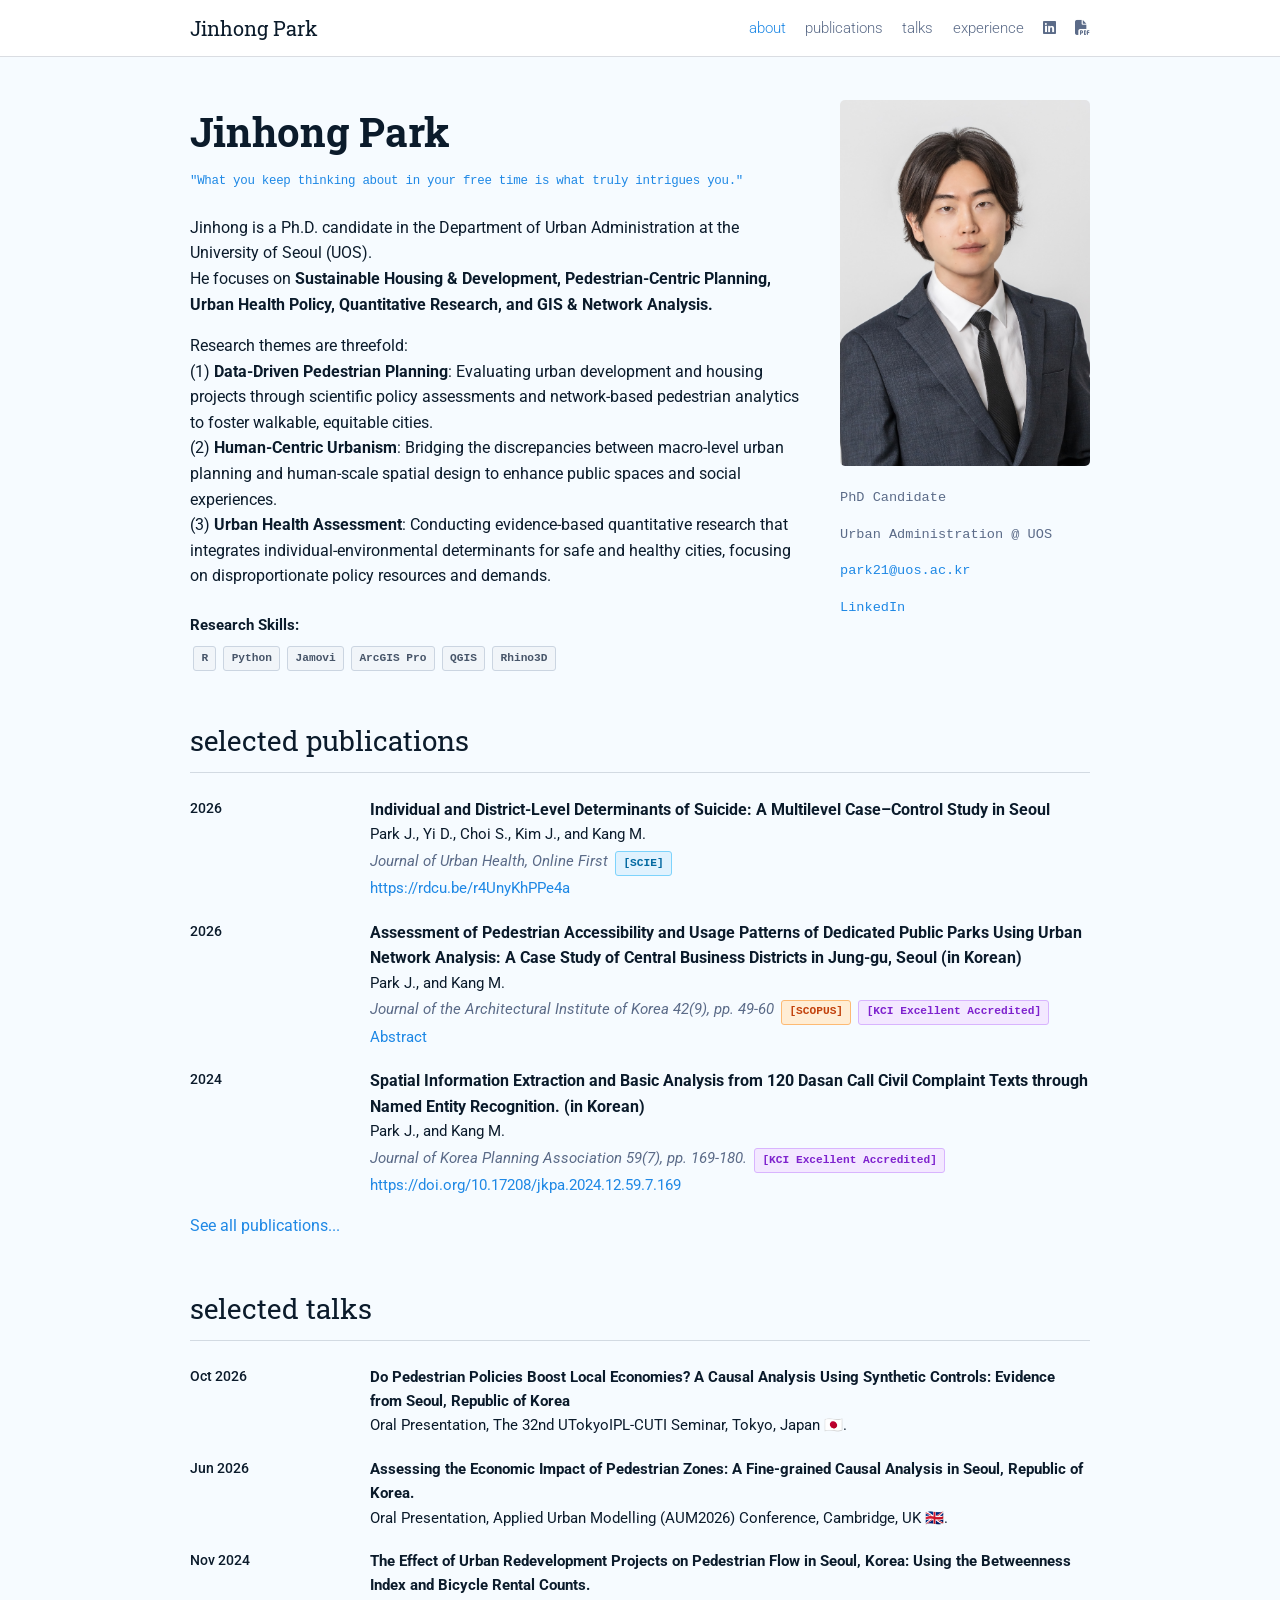
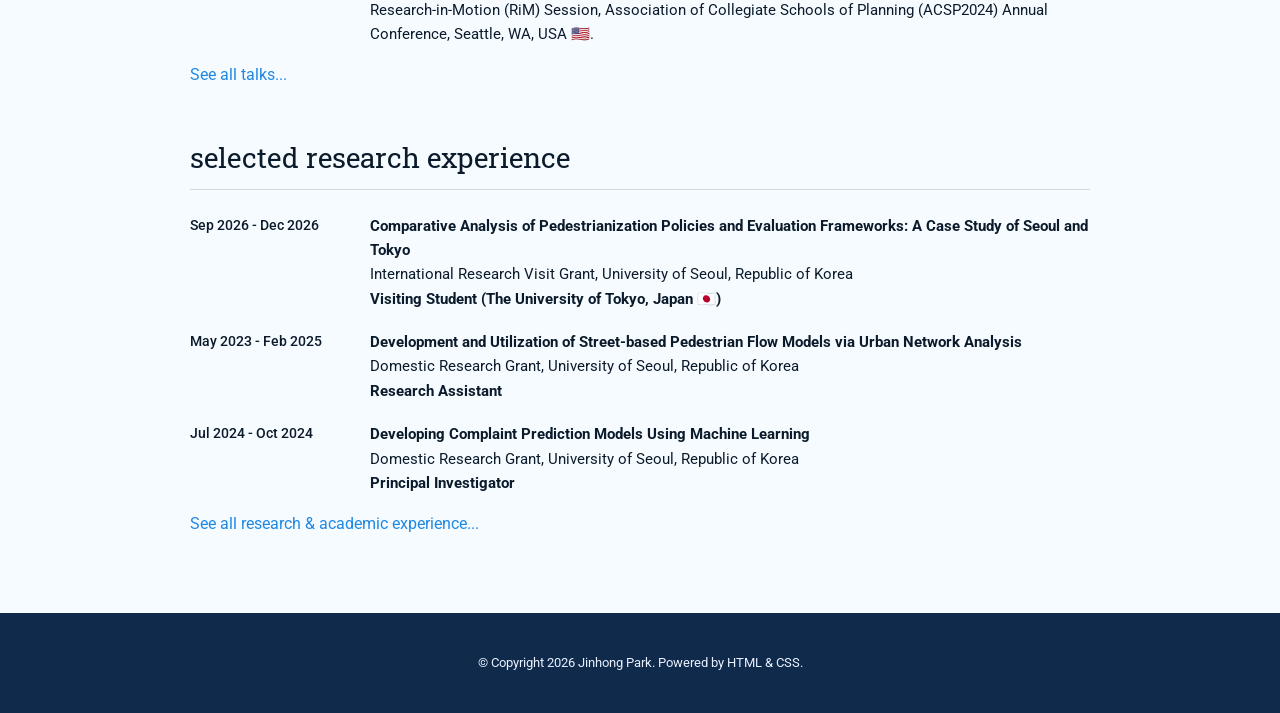
<file: index.html>
<!DOCTYPE html>
<html lang="en">
<head>
    <meta charset="UTF-8">
    <meta name="viewport" content="width=device-width, initial-scale=1.0">
    <title>Jinhong Park | About</title>
    <link rel="preconnect" href="https://fonts.googleapis.com">
    <link rel="preconnect" href="https://fonts.gstatic.com" crossorigin>
    <link href="https://fonts.googleapis.com/css2?family=Roboto+Slab:wght@300;400;500;700&family=Roboto:wght@300;400;500;700&display=swap" rel="stylesheet">
    <link rel="stylesheet" href="style.css">
    <link rel="stylesheet" href="https://cdnjs.cloudflare.com/ajax/libs/font-awesome/6.4.0/css/all.min.css">
    <link rel="icon" href="data:image/svg+xml,<svg xmlns=%22http://www.w3.org/2000/svg%22 viewBox=%220 0 100 100%22><text y=%22.9em%22 font-size=%2290%22>🪿</text></svg>">
</head>
<body>

    <header>
        <nav class="navbar">
            <div class="nav-container">
                <a href="index.html" class="nav-brand">Jinhong Park</a>
                <ul class="nav-links">
                    <li><a href="index.html" class="active">about</a></li>
                    <li><a href="publications.html">publications</a></li>
                    <li><a href="talks.html">talks</a></li>
                    <li><a href="experience.html">experience</a></li>
                    <li class="icon-link"><a href="https://linkedin.com/in/jinhong-park-a7374125a/" target="_blank" title="LinkedIn"><i class="fa-brands fa-linkedin"></i></a></li>
                    <li class="icon-link"><a href="assets/cv.pdf" target="_blank" title="Download Full CV"><i class="fa-solid fa-file-pdf"></i></a></li>
                </ul>
            </div>
        </nav>
    </header>

    <div class="container">
        <!-- Profile Side Floating -->
        <aside class="profile">
            <img src="assets/profile.JPG" alt="Jinhong Park" class="profile-img">
            <div class="profile-details">
                <p>PhD Candidate</p>
                <p>Urban Administration @ UOS</p>
                <p><a href="mailto:park21@uos.ac.kr">park21@uos.ac.kr</a></p>
                <p style="margin-top: 1rem;"><a href="https://www.linkedin.com/in/jinhong-park-a7374125a/">LinkedIn</a></p>
            </div>
        </aside>

        <!-- Content Area -->
        <main class="content">
            <section id="about">
                <h1 class="page-title">Jinhong Park</h1>
                <p class="affiliation" style="font-family: monospace; font-size: 0.78rem; letter-spacing: -0.3px; color: var(--theme-color); line-height: 1.5; margin-top: -0.5rem; margin-bottom: 1.5rem;">"What you keep thinking about in your free time is what truly intrigues you."</p>
                <p>Jinhong is a Ph.D. candidate in the Department of Urban Administration at the University of Seoul (UOS). <br> He focuses on <strong>Sustainable Housing & Development, Pedestrian-Centric Planning, Urban Health Policy, Quantitative Research, and GIS & Network Analysis.</strong></p>
                <p>Research themes are threefold:<br>
                    (1) <strong>Data-Driven Pedestrian Planning</strong>: Evaluating urban development and housing projects through scientific policy assessments and network-based pedestrian analytics to foster walkable, equitable cities.<br>
                    (2) <strong>Human-Centric Urbanism</strong>: Bridging the discrepancies between macro-level urban planning and human-scale spatial design to enhance public spaces and social experiences.<br>
                    (3) <strong>Urban Health Assessment</strong>: Conducting evidence-based quantitative research that integrates individual-environmental determinants for safe and healthy cities, focusing on disproportionate policy resources and demands.<br>
                </p>

                <div class="skills-section" style="margin-top: 1.5rem; font-size: 0.95rem;">
                    <strong>Research Skills:</strong>
                    <div style="margin-top: 0.25rem;">
                        <span class="pub-tag" style="background: #f1f5f9; color: #475569; border: 1px solid #cbd5e1;">R</span>
                        <span class="pub-tag" style="background: #f1f5f9; color: #475569; border: 1px solid #cbd5e1;">Python</span>
                        <span class="pub-tag" style="background: #f1f5f9; color: #475569; border: 1px solid #cbd5e1;">Jamovi</span>
                        <span class="pub-tag" style="background: #f1f5f9; color: #475569; border: 1px solid #cbd5e1;">ArcGIS Pro</span>
                        <span class="pub-tag" style="background: #f1f5f9; color: #475569; border: 1px solid #cbd5e1;">QGIS</span>
                        <span class="pub-tag" style="background: #f1f5f9; color: #475569; border: 1px solid #cbd5e1;">Rhino3D</span>
                    </div>
                </div>
            </section>

            <section id="selected-publications">
                <h2>selected publications</h2>
                <div class="news-list">
                    <div class="news-item">
                        <div class="news-date">2026</div>
                        <div class="news-content pub-item">
                            <strong class="pub-title">Individual and District-Level Determinants of Suicide: A Multilevel Case–Control Study in Seoul</strong><br>
                            Park J., Yi D., Choi S., Kim J., and Kang M.<br>
                            <em>Journal of Urban Health, Online First</em>
                            <span class="pub-tag scie">[SCIE]</span><br>
                            <a href="https://rdcu.be/r4UnyKhPPe4a" target="_blank" rel="noopener noreferrer">https://rdcu.be/r4UnyKhPPe4a</a>                            
                        </div>
                    </div>
                    <div class="news-item">
                        <div class="news-date">2026</div>
                        <div class="news-content pub-item">
                            <strong class="pub-title">Assessment of Pedestrian Accessibility and Usage Patterns of Dedicated Public Parks Using Urban Network Analysis: A Case Study of Central Business Districts in Jung-gu, Seoul (in Korean)</strong><br>
                            Park J., and Kang M.<br>
                            <em>Journal of the Architectural Institute of Korea 42(9), pp. 49-60</em>
                            <span class="pub-tag scopus">[SCOPUS]</span> <span class="pub-tag kci">[KCI Excellent Accredited]</span>
                            <a href="https://www.kci.go.kr/kciportal/ci/sereArticleSearch/ciSereArtiView.kci?sereArticleSearchBean.artiId=ART003382482" target="_blank" rel="noopener noreferrer">Abstract</a>
                        </div>
                    </div>                         
                    <div class="news-item">
                        <div class="news-date">2024</div>
                        <div class="news-content pub-item">
                            <strong class="pub-title">Spatial Information Extraction and Basic Analysis from 120 Dasan Call Civil Complaint Texts through Named Entity Recognition. (in Korean)</strong><br>
                            Park J., and Kang M.<br>
                            <em>Journal of Korea Planning Association 59(7), pp. 169-180.</em>
                            <span class="pub-tag kci">[KCI Excellent Accredited]</span><br>
                            <a href="https://doi.org/10.17208/jkpa.2024.12.59.7.169" target="_blank" rel="noopener noreferrer">https://doi.org/10.17208/jkpa.2024.12.59.7.169</a>
                        </div>
                    </div>
                </div>
                <p style="margin-top: 1rem;"><a href="publications.html">See all publications...</a></p>
            </section>

            <section id="selected-talks">
                <h2>selected talks</h2>
                <div class="news-list">
                    <div class="news-item">
                        <div class="news-date">Oct 2026</div>
                        <div class="news-content">
                            <strong>Do Pedestrian Policies Boost Local Economies? A Causal Analysis Using Synthetic Controls: Evidence from Seoul, Republic of Korea</strong><br>
                            Oral Presentation, The 32nd UTokyoIPL-CUTI Seminar, Tokyo, Japan 🇯🇵.
                        </div>
                    </div>                    
                    <div class="news-item">
                        <div class="news-date">Jun 2026</div>
                        <div class="news-content">
                            <strong>Assessing the Economic Impact of Pedestrian Zones: A Fine-grained Causal Analysis in Seoul, Republic of Korea.</strong><br>
                            Oral Presentation, Applied Urban Modelling (AUM2026) Conference, Cambridge, UK 🇬🇧.
                        </div>
                    </div>
                    <div class="news-item">
                        <div class="news-date">Nov 2024</div>
                        <div class="news-content">
                            <strong>The Effect of Urban Redevelopment Projects on Pedestrian Flow in Seoul, Korea: Using the Betweenness Index and Bicycle Rental Counts.</strong><br>
                            Research-in-Motion (RiM) Session, Association of Collegiate Schools of Planning (ACSP2024) Annual Conference, Seattle, WA, USA 🇺🇸.
                        </div>
                    </div>
                </div>
                <p style="margin-top: 1rem;"><a href="talks.html">See all talks...</a></p>
            </section>

            <section id="selected-experience">
                <h2>selected research experience</h2>
                <div class="news-list">
                    <div class="news-item">
                        <div class="news-date">Sep 2026 ‐ Dec 2026</div>
                        <div class="news-content">
                            <strong>Comparative Analysis of Pedestrianization Policies and Evaluation Frameworks: A Case Study of Seoul and Tokyo</strong><br>
                            International Research Visit Grant, University of Seoul, Republic of Korea<br>
                            <strong>Visiting Student (The University of Tokyo, Japan 🇯🇵)</strong><br>
                        </div>
                    </div>                    
                    <div class="news-item">
                        <div class="news-date">May 2023 ‐ Feb 2025</div>
                        <div class="news-content">
                            <strong>Development and Utilization of Street-based Pedestrian Flow Models via Urban Network Analysis</strong><br>
                            Domestic Research Grant, University of Seoul, Republic of Korea<br>
                            <strong>Research Assistant</strong><br>
                        </div>
                    </div>
                    <div class="news-item">
                        <div class="news-date">Jul 2024 ‐ Oct 2024</div>
                        <div class="news-content">
                            <strong>Developing Complaint Prediction Models Using Machine Learning</strong><br>
                            Domestic Research Grant, University of Seoul, Republic of Korea<br>
                            <strong>Principal Investigator</strong><br>
                        </div>
                    </div>                    
                </div>
                <p style="margin-top: 1rem;"><a href="experience.html">See all research & academic experience...</a></p>
            </section>

        </main>
    </div>

    <footer>
        <div class="footer-container">
            &copy; Copyright <span id="year"></span> Jinhong Park. Powered by HTML & CSS.
        </div>
    </footer>

    <script src="main.js"></script>
</body>
</html>
</file>
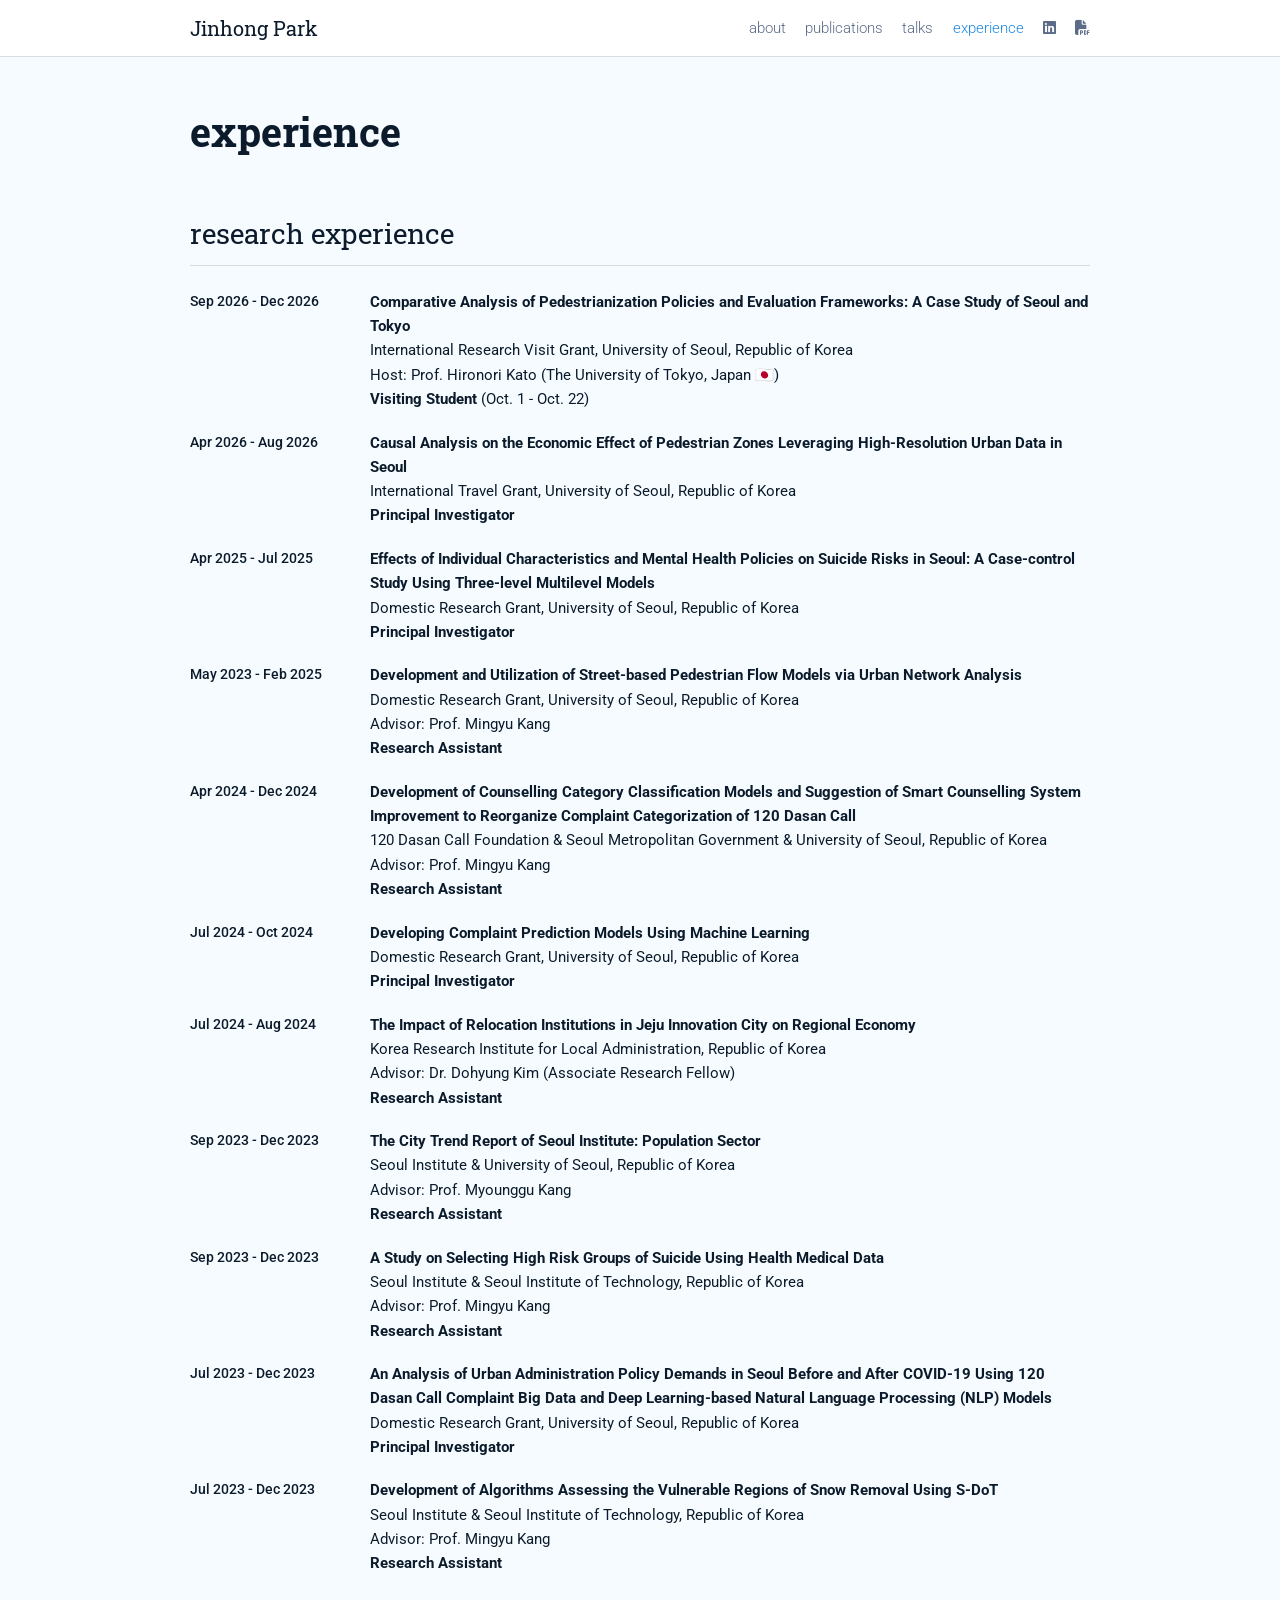
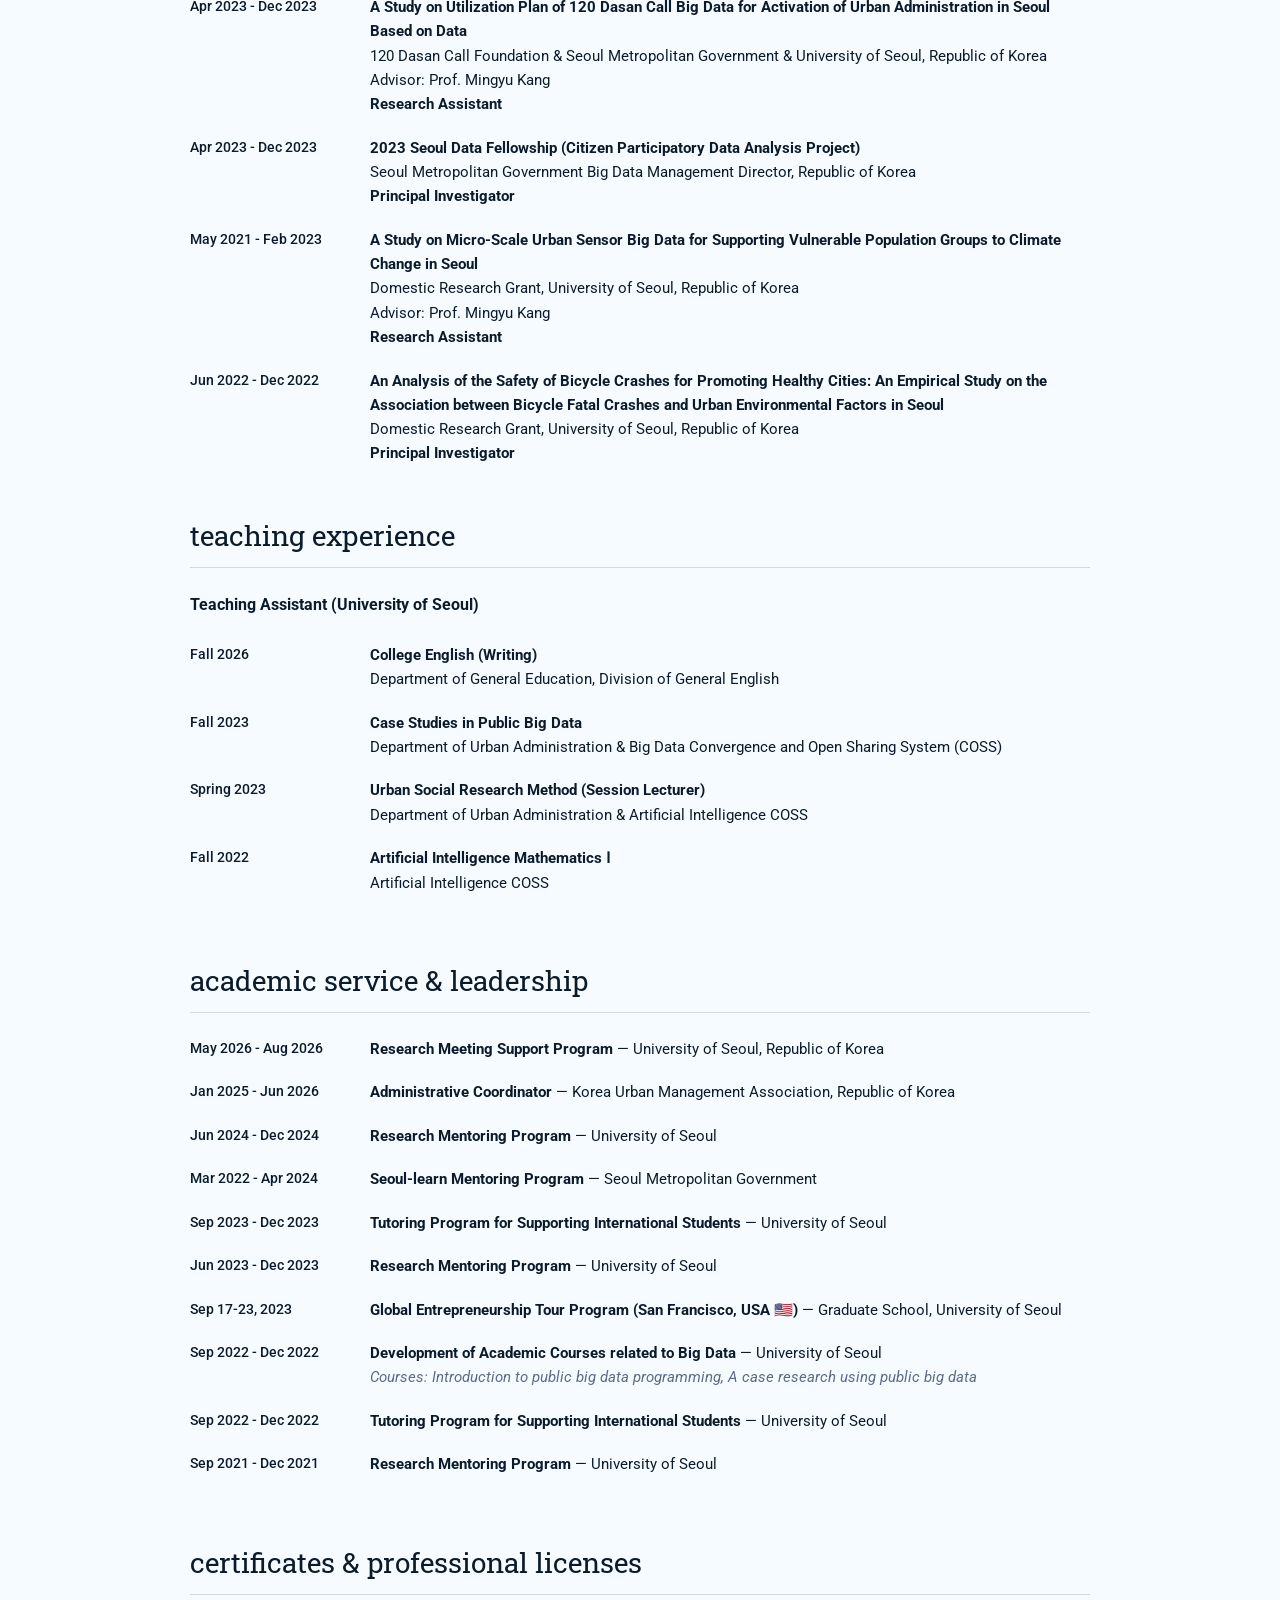
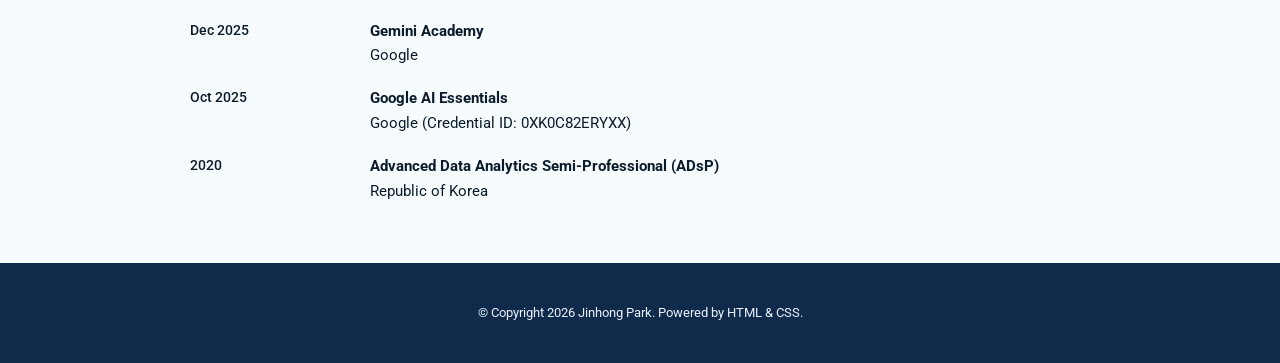
<file: experience.html>
<!DOCTYPE html>
<html lang="en">
<head>
    <meta charset="UTF-8">
    <meta name="viewport" content="width=device-width, initial-scale=1.0">
    <title>Experience | Jinhong Park</title>
    <link rel="preconnect" href="https://fonts.googleapis.com">
    <link rel="preconnect" href="https://fonts.gstatic.com" crossorigin>
    <link href="https://fonts.googleapis.com/css2?family=Roboto+Slab:wght@300;400;500;700&family=Roboto:wght@300;400;500;700&display=swap" rel="stylesheet">
    <link rel="stylesheet" href="style.css">
    <link rel="stylesheet" href="https://cdnjs.cloudflare.com/ajax/libs/font-awesome/6.4.0/css/all.min.css">
    <link rel="icon" href="data:image/svg+xml,<svg xmlns=%22http://www.w3.org/2000/svg%22 viewBox=%220 0 100 100%22><text y=%22.9em%22 font-size=%2290%22>🪿</text></svg>">
</head>
<body>

    <header>
        <nav class="navbar">
            <div class="nav-container">
                <a href="index.html" class="nav-brand">Jinhong Park</a>
                <ul class="nav-links">
                    <li><a href="index.html">about</a></li>
                    <li><a href="publications.html">publications</a></li>
                    <li><a href="talks.html">talks</a></li>
                    <li><a href="experience.html" class="active">experience</a></li>
                    <li class="icon-link"><a href="https://linkedin.com/in/jinhong-park-a7374125a/" target="_blank" title="LinkedIn"><i class="fa-brands fa-linkedin"></i></a></li>
                    <li class="icon-link"><a href="assets/cv.pdf" target="_blank" title="Download Full CV"><i class="fa-solid fa-file-pdf"></i></a></li>
                </ul>
            </div>
        </nav>
    </header>

    <div class="container page-content">
        <main class="content" style="flex: 1; max-width: 100%;">
            <h1 class="page-title">experience</h1>
            
            <section id="research-experience">
                <h2>research experience</h2>
                <div class="news-list">
                    <div class="news-item">
                        <div class="news-date">Sep 2026 ‐ Dec 2026</div>
                        <div class="news-content">
                            <strong>Comparative Analysis of Pedestrianization Policies and Evaluation Frameworks: A Case Study of Seoul and Tokyo</strong><br>
                            International Research Visit Grant, University of Seoul, Republic of Korea<br>
                            Host: Prof. Hironori Kato (The University of Tokyo, Japan 🇯🇵)<br>
                            <strong>Visiting Student</strong> (Oct. 1 - Oct. 22)<br>
                        </div>
                    </div> 
                    <div class="news-item">
                        <div class="news-date">Apr 2026 ‐ Aug 2026</div>
                        <div class="news-content">
                            <strong>Causal Analysis on the Economic Effect of Pedestrian Zones Leveraging High-Resolution Urban Data in Seoul</strong><br>
                            International Travel Grant, University of Seoul, Republic of Korea<br>
                            <strong>Principal Investigator</strong><br>                        
                        </div>
                    </div>                    
                    <div class="news-item">
                        <div class="news-date">Apr 2025 ‐ Jul 2025</div>
                        <div class="news-content">
                            <strong>Effects of Individual Characteristics and Mental Health Policies on Suicide Risks in Seoul: A Case-control Study Using Three-level Multilevel Models</strong><br>
                            Domestic Research Grant, University of Seoul, Republic of Korea<br>
                            <strong>Principal Investigator</strong><br>                        
                        </div>
                    </div>
                    <div class="news-item">
                        <div class="news-date">May 2023 ‐ Feb 2025</div>
                        <div class="news-content">
                            <strong>Development and Utilization of Street-based Pedestrian Flow Models via Urban Network Analysis</strong><br>
                            Domestic Research Grant, University of Seoul, Republic of Korea<br>
                            Advisor: Prof. Mingyu Kang<br>
                            <strong>Research Assistant</strong><br>                        
                        </div>
                    </div>
                    <div class="news-item">
                        <div class="news-date">Apr 2024 ‐ Dec 2024</div>
                        <div class="news-content">
                            <strong>Development of Counselling Category Classification Models and Suggestion of Smart Counselling System Improvement to Reorganize Complaint Categorization of 120 Dasan Call</strong><br>
                            120 Dasan Call Foundation & Seoul Metropolitan Government & University of Seoul, Republic of Korea<br>
                            Advisor: Prof. Mingyu Kang<br>
                            <strong>Research Assistant </strong><br>
                        </div>
                    </div>
                    <div class="news-item">
                        <div class="news-date">Jul 2024 ‐ Oct 2024</div>
                        <div class="news-content">
                            <strong>Developing Complaint Prediction Models Using Machine Learning</strong><br>
                            Domestic Research Grant, University of Seoul, Republic of Korea<br>
                            <strong>Principal Investigator</strong><br>
                        </div>
                    </div>
                    <div class="news-item">
                        <div class="news-date">Jul 2024 ‐ Aug 2024</div>
                        <div class="news-content">
                            <strong>The Impact of Relocation Institutions in Jeju Innovation City on Regional Economy</strong><br>
                            Korea Research Institute for Local Administration, Republic of Korea<br>
                            Advisor: Dr. Dohyung Kim (Associate Research Fellow)<br>
                            <strong>Research Assistant</strong><br>
                        </div>
                    </div>
                    <div class="news-item">
                        <div class="news-date">Sep 2023 ‐ Dec 2023</div>
                        <div class="news-content">
                            <strong>The City Trend Report of Seoul Institute: Population Sector</strong><br>
                            Seoul Institute & University of Seoul, Republic of Korea<br>
                            Advisor: Prof. Myounggu Kang<br>
                            <strong>Research Assistant</strong><br>
                        </div>
                    </div>
                    <div class="news-item">
                        <div class="news-date">Sep 2023 ‐ Dec 2023</div>
                        <div class="news-content">
                            <strong>A Study on Selecting High Risk Groups of Suicide Using Health Medical Data</strong><br>
                            Seoul Institute & Seoul Institute of Technology, Republic of Korea<br>
                            Advisor: Prof. Mingyu Kang<br>
                            <strong>Research Assistant</strong><br>
                        </div>
                    </div>
                    <div class="news-item">
                        <div class="news-date">Jul 2023 ‐ Dec 2023</div>
                        <div class="news-content">
                            <strong>An Analysis of Urban Administration Policy Demands in Seoul Before and After COVID-19 Using 120 Dasan Call Complaint Big Data and Deep Learning-based Natural Language Processing (NLP) Models</strong><br>
                            Domestic Research Grant, University of Seoul, Republic of Korea<br>
                            <strong>Principal Investigator</strong><br>
                        </div>
                    </div>
                    <div class="news-item">
                        <div class="news-date">Jul 2023 ‐ Dec 2023</div>
                        <div class="news-content">
                            <strong>Development of Algorithms Assessing the Vulnerable Regions of Snow Removal Using S-DoT</strong><br>
                            Seoul Institute & Seoul Institute of Technology, Republic of Korea<br>
                            Advisor: Prof. Mingyu Kang<br>
                            <strong>Research Assistant</strong><br>
                        </div>
                    </div>
                    <div class="news-item">
                        <div class="news-date">Apr 2023 ‐ Dec 2023</div>
                        <div class="news-content">
                            <strong>A Study on Utilization Plan of 120 Dasan Call Big Data for Activation of Urban Administration in Seoul Based on Data</strong><br>
                            120 Dasan Call Foundation & Seoul Metropolitan Government & University of Seoul, Republic of Korea<br>
                            Advisor: Prof. Mingyu Kang<br>
                            <strong>Research Assistant</strong><br>
                        </div>
                    </div>
                    <div class="news-item">
                        <div class="news-date">Apr 2023 ‐ Dec 2023</div>
                        <div class="news-content">
                            <strong>2023 Seoul Data Fellowship (Citizen Participatory Data Analysis Project)</strong><br>
                            Seoul Metropolitan Government Big Data Management Director, Republic of Korea<br>
                            <strong>Principal Investigator</strong><br>
                        </div>
                    </div>
                    <div class="news-item">
                        <div class="news-date">May 2021 ‐ Feb 2023</div>
                        <div class="news-content">
                            <strong>A Study on Micro-Scale Urban Sensor Big Data for Supporting Vulnerable Population Groups to Climate Change in Seoul</strong><br>
                            Domestic Research Grant, University of Seoul, Republic of Korea<br>
                            Advisor: Prof. Mingyu Kang<br>
                            <strong>Research Assistant</strong><br>
                        </div>
                    </div>
                    <div class="news-item">
                        <div class="news-date">Jun 2022 ‐ Dec 2022</div>
                        <div class="news-content">
                            <strong>An Analysis of the Safety of Bicycle Crashes for Promoting Healthy Cities: An Empirical Study on the Association between Bicycle Fatal Crashes and Urban Environmental Factors in Seoul</strong><br>
                            Domestic Research Grant, University of Seoul, Republic of Korea<br>
                            <strong>Principal Investigator</strong><br>
                        </div>
                    </div>
                </div>
            </section>

            <section id="teaching-experience">
                <h2>teaching experience</h2>
                <div class="news-list">
                    <strong>Teaching Assistant (University of Seoul)</strong><br>
                    <br>
                    <div class="news-item">
                        <div class="news-date">Fall 2026</div>
                        <div class="news-content">
                            <strong>College English (Writing)</strong><br>
                            Department of General Education, Division of General English<br>
                        </div>
                    </div>
                    <div class="news-item">
                        <div class="news-date">Fall 2023</div>
                        <div class="news-content">
                            <strong>Case Studies in Public Big Data</strong><br>
                            Department of Urban Administration & Big Data Convergence and Open Sharing System (COSS)<br>
                        </div>
                    </div> 
                    <div class="news-item">
                        <div class="news-date">Spring 2023</div>
                        <div class="news-content">
                            <strong>Urban Social Research Method (Session Lecturer)</strong><br>
                            Department of Urban Administration & Artificial Intelligence COSS<br>
                        </div>
                    </div> 
                    <div class="news-item">
                        <div class="news-date">Fall 2022</div>
                        <div class="news-content">
                            <strong>Artificial Intelligence Mathematics Ⅰ</strong><br>
                            Artificial Intelligence COSS<br>
                        </div>
                    </div> 
                </div>
            </section>
            
            <section id="academic-service" style="margin-top: 4rem;">
                <h2>academic service & leadership</h2>
                <div class="news-list">
                    <div class="news-item">
                        <div class="news-date">May 2026 ‐ Aug 2026</div>
                        <div class="news-content">
                            <strong>Research Meeting Support Program</strong> — University of Seoul, Republic of Korea
                        </div>
                    </div>                    
                    <div class="news-item">
                        <div class="news-date">Jan 2025 ‐ Jun 2026</div>
                        <div class="news-content">
                            <strong>Administrative Coordinator</strong> — Korea Urban Management Association, Republic of Korea
                        </div>
                    </div>
                    <div class="news-item">
                        <div class="news-date">Jun 2024 ‐ Dec 2024</div>
                        <div class="news-content">
                            <strong>Research Mentoring Program</strong> — University of Seoul
                        </div>
                    </div>
                    <div class="news-item">
                        <div class="news-date">Mar 2022 ‐ Apr 2024</div>
                        <div class="news-content">
                            <strong>Seoul-learn Mentoring Program</strong> — Seoul Metropolitan Government
                        </div>
                    </div>
                    <div class="news-item">
                        <div class="news-date">Sep 2023 ‐ Dec 2023</div>
                        <div class="news-content">
                            <strong>Tutoring Program for Supporting International Students</strong> — University of Seoul
                        </div>
                    </div>
                    <div class="news-item">
                        <div class="news-date">Jun 2023 ‐ Dec 2023</div>
                        <div class="news-content">
                            <strong>Research Mentoring Program</strong> — University of Seoul
                        </div>
                    </div>
                    <div class="news-item">
                        <div class="news-date">Sep 17-23, 2023</div>
                        <div class="news-content">
                            <strong>Global Entrepreneurship Tour Program (San Francisco, USA 🇺🇸)</strong> — Graduate School, University of Seoul
                        </div>
                    </div>
                    <div class="news-item">
                        <div class="news-date">Sep 2022 ‐ Dec 2022</div>
                        <div class="news-content">
                            <strong>Development of Academic Courses related to Big Data</strong> — University of Seoul<br>
                            <em>Courses: Introduction to public big data programming, A case research using public big data</em>
                        </div>
                    </div>
                    <div class="news-item">
                        <div class="news-date">Sep 2022 ‐ Dec 2022</div>
                        <div class="news-content">
                            <strong>Tutoring Program for Supporting International Students</strong> — University of Seoul
                        </div>
                    </div>
                    <div class="news-item">
                        <div class="news-date">Sep 2021 ‐ Dec 2021</div>
                        <div class="news-content">
                            <strong>Research Mentoring Program</strong> — University of Seoul
                        </div>
                    </div>
                </div>
            </section>

            <section id="certificates" style="margin-top: 4rem;">
                <h2>certificates & professional licenses</h2>
                <div class="news-list">
                    <div class="news-item">
                        <div class="news-date">Dec 2025</div>
                        <div class="news-content">
                            <strong>Gemini Academy</strong><br>
                            Google
                        </div>
                    </div>
                    <div class="news-item">
                        <div class="news-date">Oct 2025</div>
                        <div class="news-content">
                            <strong>Google AI Essentials</strong><br>
                            Google (Credential ID: 0XK0C82ERYXX)
                        </div>
                    </div>
                    <div class="news-item">
                        <div class="news-date">2020</div>
                        <div class="news-content">
                            <strong>Advanced Data Analytics Semi-Professional (ADsP)</strong><br>
                            Republic of Korea
                        </div>
                    </div>
                </div>
            </section>

        </main>
    </div>

    <footer>
        <div class="footer-container">
            &copy; Copyright <span id="year"></span> Jinhong Park. Powered by HTML & CSS.
        </div>
    </footer>

    <script src="main.js"></script>
</body>
</html>
</file>
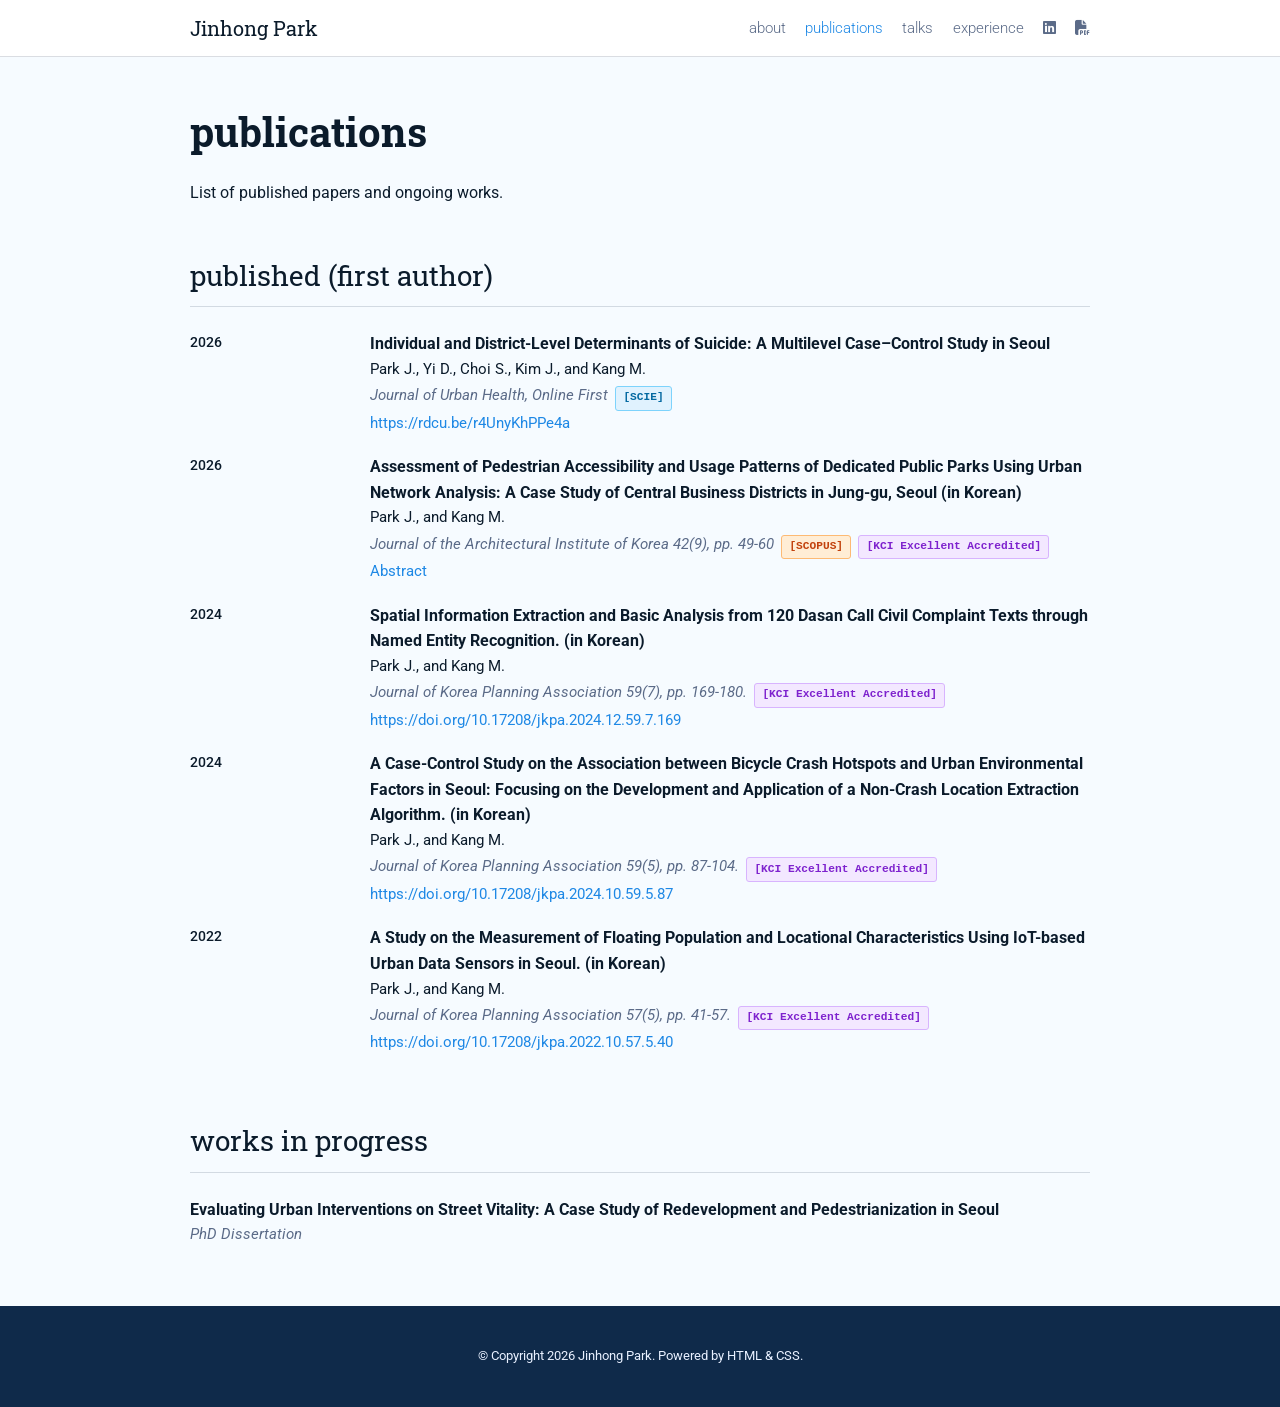
<file: publications.html>
<!DOCTYPE html>
<html lang="en">
<head>
    <meta charset="UTF-8">
    <meta name="viewport" content="width=device-width, initial-scale=1.0">
    <title>Publications | Jinhong Park</title>
    <link rel="preconnect" href="https://fonts.googleapis.com">
    <link rel="preconnect" href="https://fonts.gstatic.com" crossorigin>
    <link href="https://fonts.googleapis.com/css2?family=Roboto+Slab:wght@300;400;500;700&family=Roboto:wght@300;400;500;700&display=swap" rel="stylesheet">
    <link rel="stylesheet" href="style.css">
    <link rel="stylesheet" href="https://cdnjs.cloudflare.com/ajax/libs/font-awesome/6.4.0/css/all.min.css">
    <link rel="icon" href="data:image/svg+xml,<svg xmlns=%22http://www.w3.org/2000/svg%22 viewBox=%220 0 100 100%22><text y=%22.9em%22 font-size=%2290%22>🪿</text></svg>">
</head>
<body>

    <header>
        <nav class="navbar">
            <div class="nav-container">
                <a href="index.html" class="nav-brand">Jinhong Park</a>
                <ul class="nav-links">
                    <li><a href="index.html">about</a></li>
                    <li><a href="publications.html" class="active">publications</a></li>
                    <li><a href="talks.html">talks</a></li>
                    <li><a href="experience.html">experience</a></li>
                    <li class="icon-link"><a href="https://linkedin.com/in/jinhong-park-a7374125a/" target="_blank" title="LinkedIn"><i class="fa-brands fa-linkedin"></i></a></li>
                    <li class="icon-link"><a href="assets/cv.pdf" target="_blank" title="Download Full CV"><i class="fa-solid fa-file-pdf"></i></a></li>
                </ul>
            </div>
        </nav>
    </header>

    <div class="container page-content">
        <main class="content" style="flex: 1; max-width: 100%;">
            <h1 class="page-title">publications</h1>
            <p>List of published papers and ongoing works.</p>

            <section id="published">
                <h2>published (first author)</h2>
                <div class="news-list">
                    <div class="news-item">
                        <div class="news-date">2026</div>
                        <div class="news-content pub-item">
                            <strong class="pub-title">Individual and District-Level Determinants of Suicide: A Multilevel Case–Control Study in Seoul</strong><br>
                            Park J., Yi D., Choi S., Kim J., and Kang M.<br>
                            <em>Journal of Urban Health, Online First</em>
                            <span class="pub-tag scie">[SCIE]</span><br>
                            <a href="https://rdcu.be/r4UnyKhPPe4a" target="_blank" rel="noopener noreferrer">https://rdcu.be/r4UnyKhPPe4a</a>                            
                        </div>
                    </div>                       
                    <div class="news-item">
                        <div class="news-date">2026</div>
                        <div class="news-content pub-item">
                            <strong class="pub-title">Assessment of Pedestrian Accessibility and Usage Patterns of Dedicated Public Parks Using Urban Network Analysis: A Case Study of Central Business Districts in Jung-gu, Seoul (in Korean)</strong><br>
                            Park J., and Kang M.<br>
                            <em>Journal of the Architectural Institute of Korea 42(9), pp. 49-60</em>
                            <span class="pub-tag scopus">[SCOPUS]</span> <span class="pub-tag kci">[KCI Excellent Accredited]</span>
                            <a href="https://www.kci.go.kr/kciportal/ci/sereArticleSearch/ciSereArtiView.kci?sereArticleSearchBean.artiId=ART003382482" target="_blank" rel="noopener noreferrer">Abstract</a>
                        </div>
                    </div>                    
                    <div class="news-item">
                        <div class="news-date">2024</div>
                        <div class="news-content pub-item">
                            <strong class="pub-title">Spatial Information Extraction and Basic Analysis from 120 Dasan Call Civil Complaint Texts through Named Entity Recognition. (in Korean)</strong><br>
                            Park J., and Kang M.<br>
                            <em>Journal of Korea Planning Association 59(7), pp. 169-180.</em>
                            <span class="pub-tag kci">[KCI Excellent Accredited]</span><br>
                            <a href="https://doi.org/10.17208/jkpa.2024.12.59.7.169" target="_blank" rel="noopener noreferrer">https://doi.org/10.17208/jkpa.2024.12.59.7.169</a>
                        </div>
                    </div>
                    <div class="news-item">
                        <div class="news-date">2024</div>
                        <div class="news-content pub-item">
                            <strong class="pub-title">A Case-Control Study on the Association between Bicycle Crash Hotspots and Urban Environmental Factors in Seoul: Focusing on the Development and Application of a Non-Crash Location Extraction Algorithm. (in Korean)</strong><br>
                            Park J., and Kang M.<br>
                            <em>Journal of Korea Planning Association 59(5), pp. 87-104.</em>
                            <span class="pub-tag kci">[KCI Excellent Accredited]</span><br>
                            <a href="https://doi.org/10.17208/jkpa.2024.10.59.5.87" target="_blank" rel="noopener noreferrer">https://doi.org/10.17208/jkpa.2024.10.59.5.87</a>
                        </div>
                    </div>
                    <div class="news-item">
                        <div class="news-date">2022</div>
                        <div class="news-content pub-item">
                            <strong class="pub-title">A Study on the Measurement of Floating Population and Locational Characteristics Using IoT-based Urban Data Sensors in Seoul. (in Korean)</strong><br>
                            Park J., and Kang M.<br>
                            <em>Journal of Korea Planning Association 57(5), pp. 41-57.</em>
                            <span class="pub-tag kci">[KCI Excellent Accredited]</span><br>
                            <a href="https://doi.org/10.17208/jkpa.2022.10.57.5.40" target="_blank" rel="noopener noreferrer">https://doi.org/10.17208/jkpa.2022.10.57.5.40</a>
                        </div>
                    </div>
                </div>
            </section>

            <section id="wip" style="margin-top: 4rem;">
                <h2>works in progress</h2>
                <div class="news-list">
                    <div class="news-item">
                        <div class="news-content pub-item">
                            <strong class="pub-title">Evaluating Urban Interventions on Street Vitality: A Case Study of Redevelopment and Pedestrianization in Seoul</strong><br>
                            <em>PhD Dissertation</em>
                        </div>
                    </div>                    
                    <!-- <div class="news-item">
                        <div class="news-date">Under Review</div>
                        <div class="news-content pub-item">
                            <strong class="pub-title">Individual and District-Level Determinants of Suicide: A Multilevel Case–Control Study in Seoul.</strong><br>
                            Park J., Kang M., Choi S., Yi D., and Kim J.<br>
                            <em>Journal of Urban Health.</em>
                            <span class="pub-tag scie">[SCIE]</span>
                        </div>
                    </div> -->
                </div>
            </section>

        </main>
    </div>

    <footer>
        <div class="footer-container">
            &copy; Copyright <span id="year"></span> Jinhong Park. Powered by HTML & CSS.
        </div>
    </footer>

    <script src="main.js"></script>
</body>
</html>
</file>
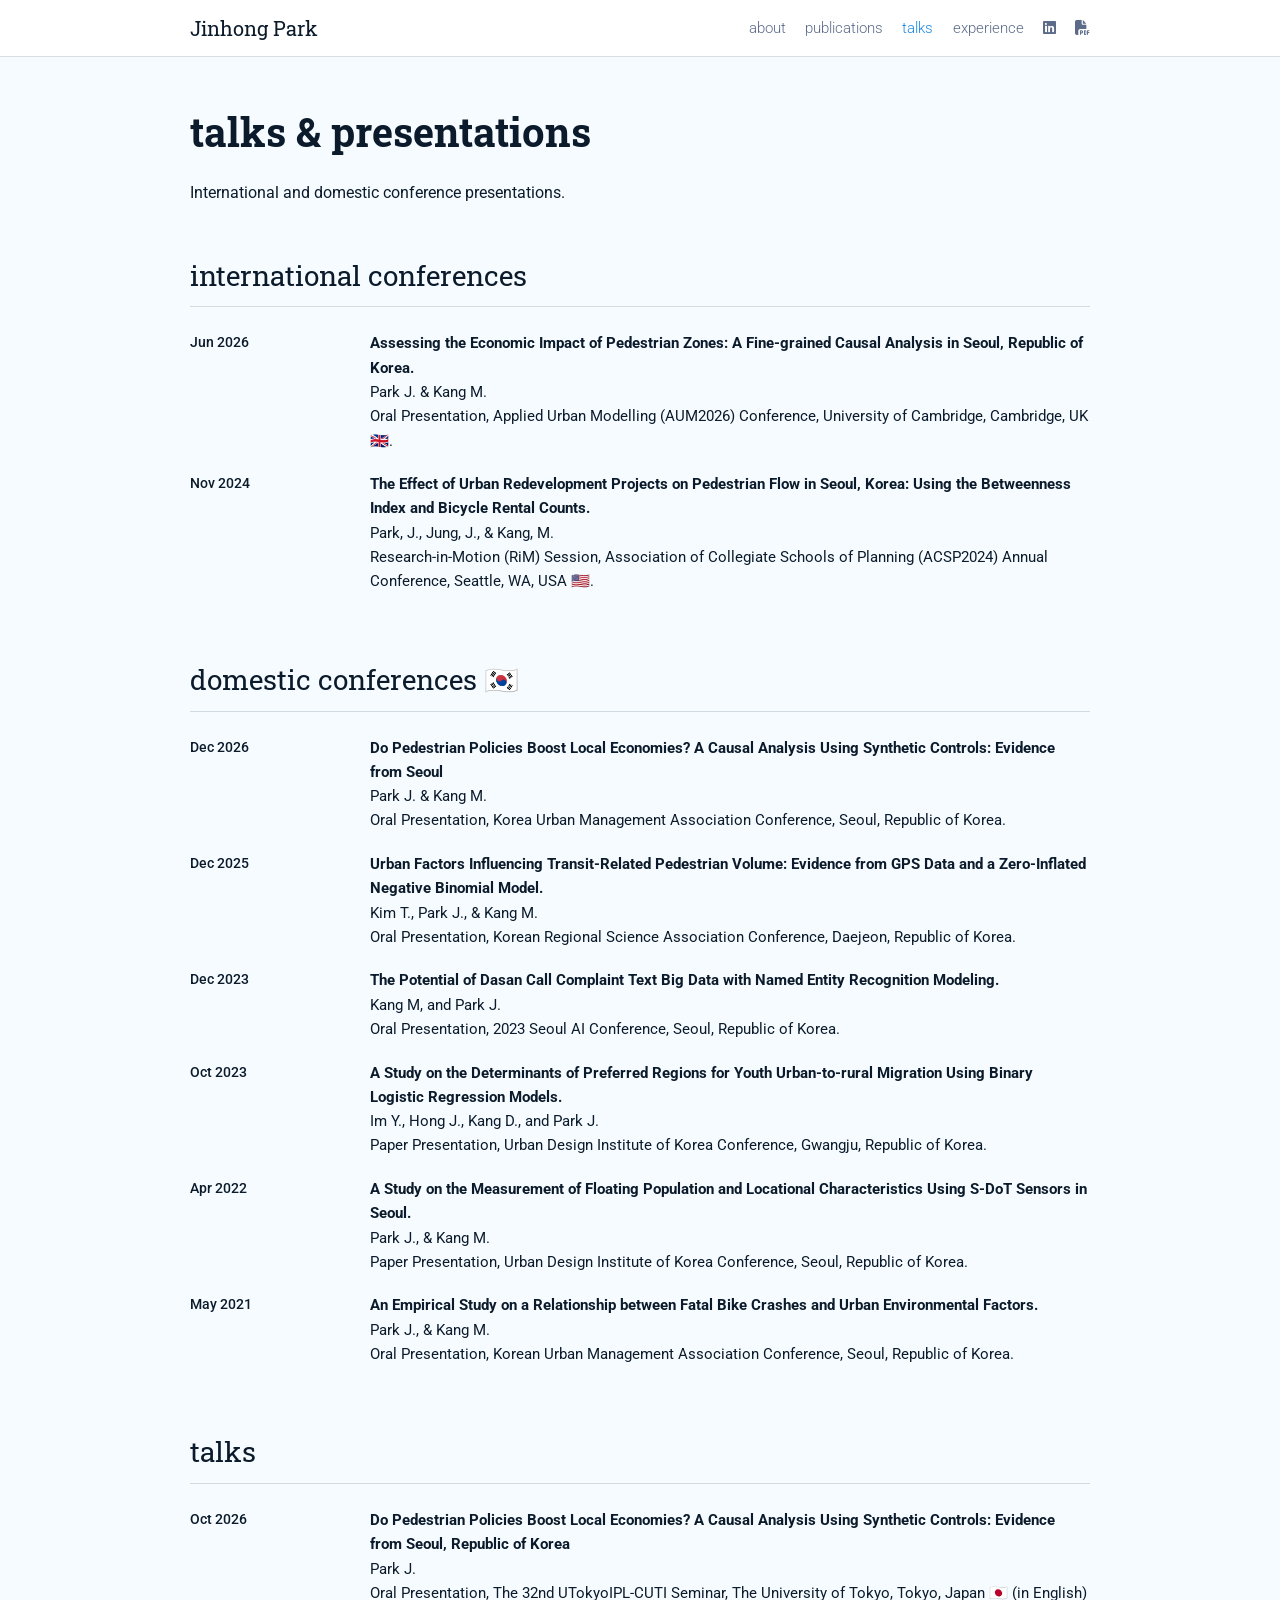
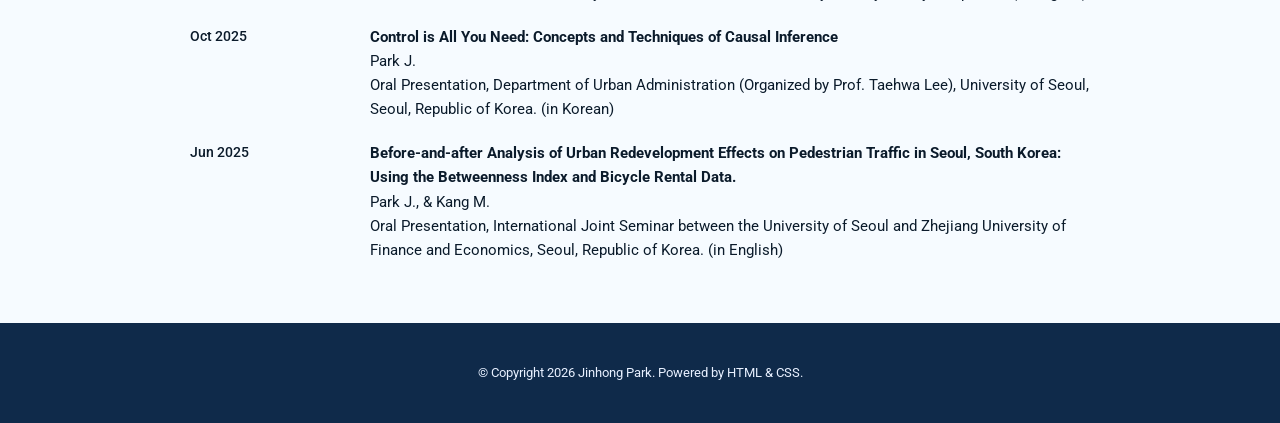
<file: talks.html>
<!DOCTYPE html>
<html lang="en">
<head>
    <meta charset="UTF-8">
    <meta name="viewport" content="width=device-width, initial-scale=1.0">
    <title>Talks | Jinhong Park</title>
    <link rel="preconnect" href="https://fonts.googleapis.com">
    <link rel="preconnect" href="https://fonts.gstatic.com" crossorigin>
    <link href="https://fonts.googleapis.com/css2?family=Roboto+Slab:wght@300;400;500;700&family=Roboto:wght@300;400;500;700&display=swap" rel="stylesheet">
    <link rel="stylesheet" href="style.css">
    <link rel="stylesheet" href="https://cdnjs.cloudflare.com/ajax/libs/font-awesome/6.4.0/css/all.min.css">
    <link rel="icon" href="data:image/svg+xml,<svg xmlns=%22http://www.w3.org/2000/svg%22 viewBox=%220 0 100 100%22><text y=%22.9em%22 font-size=%2290%22>🪿</text></svg>">
</head>
<body>

    <header>
        <nav class="navbar">
            <div class="nav-container">
                <a href="index.html" class="nav-brand">Jinhong Park</a>
                <ul class="nav-links">
                    <li><a href="index.html">about</a></li>
                    <li><a href="publications.html">publications</a></li>
                    <li><a href="talks.html" class="active">talks</a></li>
                    <li><a href="experience.html">experience</a></li>
                    <li class="icon-link"><a href="https://linkedin.com/in/jinhong-park-a7374125a/" target="_blank" title="LinkedIn"><i class="fa-brands fa-linkedin"></i></a></li>
                    <li class="icon-link"><a href="assets/cv.pdf" target="_blank" title="Download Full CV"><i class="fa-solid fa-file-pdf"></i></a></li>
                </ul>
            </div>
        </nav>
    </header>

    <div class="container page-content">
        <main class="content" style="flex: 1; max-width: 100%;">
            <h1 class="page-title">talks & presentations</h1>
            <p>International and domestic conference presentations.</p>

            <section id="international">
                <h2>international conferences</h2>
                <div class="news-list">
                    <div class="news-item">
                        <div class="news-date">Jun 2026</div>
                        <div class="news-content">
                            <strong>Assessing the Economic Impact of Pedestrian Zones: A Fine-grained Causal Analysis in Seoul, Republic of Korea.</strong><br>
                            Park J. & Kang M.<br>
                            Oral Presentation, Applied Urban Modelling (AUM2026) Conference, University of Cambridge, Cambridge, UK 🇬🇧.
                        </div>
                    </div>
                    <div class="news-item">
                        <div class="news-date">Nov 2024</div>
                        <div class="news-content">
                            <strong>The Effect of Urban Redevelopment Projects on Pedestrian Flow in Seoul, Korea: Using the Betweenness Index and Bicycle Rental Counts.</strong><br>
                            Park, J., Jung, J., & Kang, M.<br>
                            Research-in-Motion (RiM) Session, Association of Collegiate Schools of Planning (ACSP2024) Annual Conference, Seattle, WA, USA 🇺🇸.
                        </div>
                    </div>
                </div>
            </section>

            <section id="domestic" style="margin-top: 4rem;">
                <h2>domestic conferences 🇰🇷</h2>
                <div class="news-list">
                    <div class="news-item">
                        <div class="news-date">Dec 2026</div>
                        <div class="news-content">
                            <strong>Do Pedestrian Policies Boost Local Economies? A Causal Analysis Using Synthetic Controls: Evidence from Seoul</strong><br>
                            Park J. & Kang M.<br>
                            Oral Presentation, Korea Urban Management Association Conference, Seoul, Republic of Korea.
                        </div>
                    </div>                    
                    <div class="news-item">
                        <div class="news-date">Dec 2025</div>
                        <div class="news-content">
                            <strong>Urban Factors Influencing Transit-Related Pedestrian Volume: Evidence from GPS Data and a Zero-Inflated Negative Binomial Model.</strong><br>
                            Kim T., Park J., & Kang M.<br>
                            Oral Presentation, Korean Regional Science Association Conference, Daejeon, Republic of Korea.
                        </div>
                    </div>
                    <div class="news-item">
                        <div class="news-date">Dec 2023</div>
                        <div class="news-content">
                            <strong>The Potential of Dasan Call Complaint Text Big Data with Named Entity Recognition Modeling.</strong><br>
                            Kang M, and Park J.<br>
                            Oral Presentation, 2023 Seoul AI Conference, Seoul, Republic of Korea.
                        </div>
                    </div>
                    <div class="news-item">
                        <div class="news-date">Oct 2023</div>
                        <div class="news-content">
                            <strong>A Study on the Determinants of Preferred Regions for Youth Urban-to-rural Migration Using Binary Logistic Regression Models.</strong><br>
                            Im Y., Hong J., Kang D., and Park J.<br>
                            Paper Presentation, Urban Design Institute of Korea Conference, Gwangju, Republic of Korea.
                        </div>
                    </div>
                    <div class="news-item">
                        <div class="news-date">Apr 2022</div>
                        <div class="news-content">
                            <strong>A Study on the Measurement of Floating Population and Locational Characteristics Using S-DoT Sensors in Seoul.</strong><br>
                            Park J., & Kang M.<br>
                            Paper Presentation, Urban Design Institute of Korea Conference, Seoul, Republic of Korea.
                        </div>
                    </div>
                    <div class="news-item">
                        <div class="news-date">May 2021</div>
                        <div class="news-content">
                            <strong>An Empirical Study on a Relationship between Fatal Bike Crashes and Urban Environmental Factors.</strong><br>
                            Park J., & Kang M.<br>
                            Oral Presentation, Korean Urban Management Association Conference, Seoul, Republic of Korea.
                        </div>
                    </div>
                </div>
            </section>

            <section id="talk" style="margin-top: 4rem;">
                <h2>talks</h2>
                <div class="news-list">
                    <div class="news-item">
                        <div class="news-date">Oct 2026</div>
                        <div class="news-content">
                            <strong>Do Pedestrian Policies Boost Local Economies? A Causal Analysis Using Synthetic Controls: Evidence from Seoul, Republic of Korea</strong><br>
                            Park J.<br>
                            Oral Presentation, The 32nd UTokyoIPL-CUTI Seminar, The University of Tokyo, Tokyo, Japan 🇯🇵 (in English)<br>
                        </div>
                    </div>
                    <div class="news-item">
                        <div class="news-date">Oct 2025</div>
                        <div class="news-content">
                            <strong>Control is All You Need: Concepts and Techniques of Causal Inference</strong><br>
                            Park J.<br>
                            Oral Presentation, Department of Urban Administration (Organized by Prof. Taehwa Lee), University of Seoul, Seoul, Republic of Korea. (in Korean)<br>
                        </div>
                    </div>
                    <div class="news-item">
                        <div class="news-date">Jun 2025</div>
                        <div class="news-content">
                            <strong>Before-and-after Analysis of Urban Redevelopment Effects on Pedestrian Traffic in Seoul, South Korea: Using the Betweenness Index and Bicycle Rental Data.</strong><br>
                            Park J., & Kang M.<br>
                            Oral Presentation, International Joint Seminar between the University of Seoul and Zhejiang University of Finance and Economics, Seoul, Republic of Korea. (in English)<br>
                        </div>
                    </div>
                </div>
            </section>

            
        </main>
    </div>

    <footer>
        <div class="footer-container">
            &copy; Copyright <span id="year"></span> Jinhong Park. Powered by HTML & CSS.
        </div>
    </footer>

    <script src="main.js"></script>
</body>
</html>
</file>
<file: style.css>
:root {
    /* 파란 계열 팔레트로 교체: 신뢰감 있는 남색/파란 톤 */
    --bg-color: #f6fbff;          /* 옅은 아이스 블루 배경 */
    --text-color: #0b1b2b;         /* 매우 어두운 남색 계열 텍스트 */
    --text-muted: #5b6b88;          /* 중간 남색 계열 텍스트 */
    --theme-color: #1e88e5;         /* 메인 파란 계열(링크/주색) */
    --theme-hover: #1976d2;         /* 호버 시 더 어두운 파란색 */
    --border-color: rgba(12, 28, 60, 0.15); /* 다크 남색 계열 비주얼 경계 */
    --footer-bg: #0f2a4a;            /* 네이비 톤의 풋터 배경 */
    --footer-text: #e8f0ff;           /* 풋터 텍스트 밝은 색상 */

    font-family: 'Roboto', sans-serif;
    font-size: 16px;
    line-height: 1.6;
}

* {
    margin: 0;
    padding: 0;
    box-sizing: border-box;
}

body {
    background-color: var(--bg-color);
    color: var(--text-color);
    -webkit-font-smoothing: antialiased;
}

a {
    color: var(--theme-color);
    text-decoration: none;
}
a:hover {
    color: var(--theme-hover);
    text-decoration: underline;
}

/* Header & Nav */
header {
    background: rgba(255, 255, 255, 0.95);
    border-bottom: 1px solid var(--border-color);
    position: fixed;
    top: 0;
    width: 100%;
    z-index: 1000;
    height: 57px;
}

.navbar {
    max-width: 930px;
    margin: 0 auto;
    height: 100%;
}

.nav-container {
    display: flex;
    justify-content: space-between;
    align-items: center;
    height: 100%;
    padding: 0 15px;
}

.nav-brand {
    font-family: 'Roboto Slab', serif;
    font-size: 1.25rem;
    color: var(--text-color);
    font-weight: 400;
    text-decoration: none;
}
.nav-brand:hover {
    color: var(--theme-color);
    text-decoration: none;
}

.nav-links {
    list-style: none;
    display: flex;
    gap: 1.2rem;
}

.nav-links li a {
    color: var(--text-muted);
    font-size: 0.95rem;
    font-weight: 300;
}
.nav-links li a:hover {
    color: var(--theme-color);
    text-decoration: none;
}
.nav-links li a.active {
    color: var(--theme-color);
}
.icon-link a {
    font-size: 1.1rem;
}

/* Main Container Layout */
.container {
    max-width: 930px;
    margin: 100px auto 60px;
    padding: 0 15px;
}
.container::after {
    content: "";
    display: table;
    clear: both;
}

/* Right Profile Section */
.profile {
    float: right;
    width: 250px;
    margin-left: 40px;
    margin-bottom: 2rem;
}

.profile-img {
    width: 100%;
    height: auto;
    border-radius: 5px;
    margin-bottom: 15px;
}

.profile-details {
    font-family: monospace;
    font-size: 0.85rem;
    color: var(--text-muted);
    line-height: 1.5;
}

/* Left Content Area */
.content {
    /* No flex needed, content will naturally flow around the floated profile */
}

h1.page-title {
    font-family: 'Roboto Slab', serif;
    font-size: 2.5rem;
    font-weight: 700;
    margin-bottom: 1rem;
    color: var(--text-color);
}

h2 {
    font-family: 'Roboto Slab', serif;
    font-size: 1.75rem;
    font-weight: 400;
    margin-top: 3rem;
    margin-bottom: 1.5rem;
    color: var(--text-color);
    border-bottom: 1px solid var(--border-color);
    padding-bottom: 0.5rem;
}

p {
    margin-bottom: 1rem;
}

/* News/List 2-Column styling */
.news-list {
    display: block;
}

.news-item {
    display: flex;
    align-items: flex-start;
    margin-bottom: 1.2rem;
}
.news-item:last-child {
    margin-bottom: 0;
}

.news-date {
    width: 180px;
    flex-shrink: 0;
    font-size: 0.9rem;
    font-weight: 500;
    color: var(--text-color);
    padding-right: 15px;
    white-space: nowrap;
}

.news-content {
    flex: 1;
    font-size: 0.95rem;
    color: var(--text-color);
}

.news-content em {
    color: var(--text-muted);
    font-style: italic;
}

.pub-title {
    font-size: 1rem;
}

/* Badges */
.pub-tag {
    display: inline-block;
    padding: 0.15rem 0.45rem;
    font-size: 0.7rem;
    font-family: monospace;
    font-weight: bold;
    border-radius: 3px;
    margin-left: 0.2rem;
    margin-top: 0.3rem;
}
.pub-tag.kci {
    background-color: #f3e8ff;
    color: #7e22ce;
    border: 1px solid #d8b4fe;
}
.pub-tag.scie {
    background-color: #e0f2fe;
    color: #0369a1;
    border: 1px solid #7dd3fc;
}
.pub-tag.scopus {
    background-color: #ffedd5;
    color: #c2410c;
    border: 1px solid #fdba74;
}

/* Footer */
footer {
    background-color: var(--footer-bg);
    color: var(--footer-text);
    text-align: center;
    padding: 2.5rem 15px;
    font-size: 0.8rem;
    margin-top: auto;
}

/* Responsive adjustments */
@media (max-width: 768px) {
    .profile {
        float: none;
        width: 100%;
        max-width: 300px;
        margin: 0 auto 2rem;
        text-align: center;
    }
    .news-item {
        flex-direction: column;
    }
    .news-date {
        margin-bottom: 0.25rem;
    }
}
</file>
